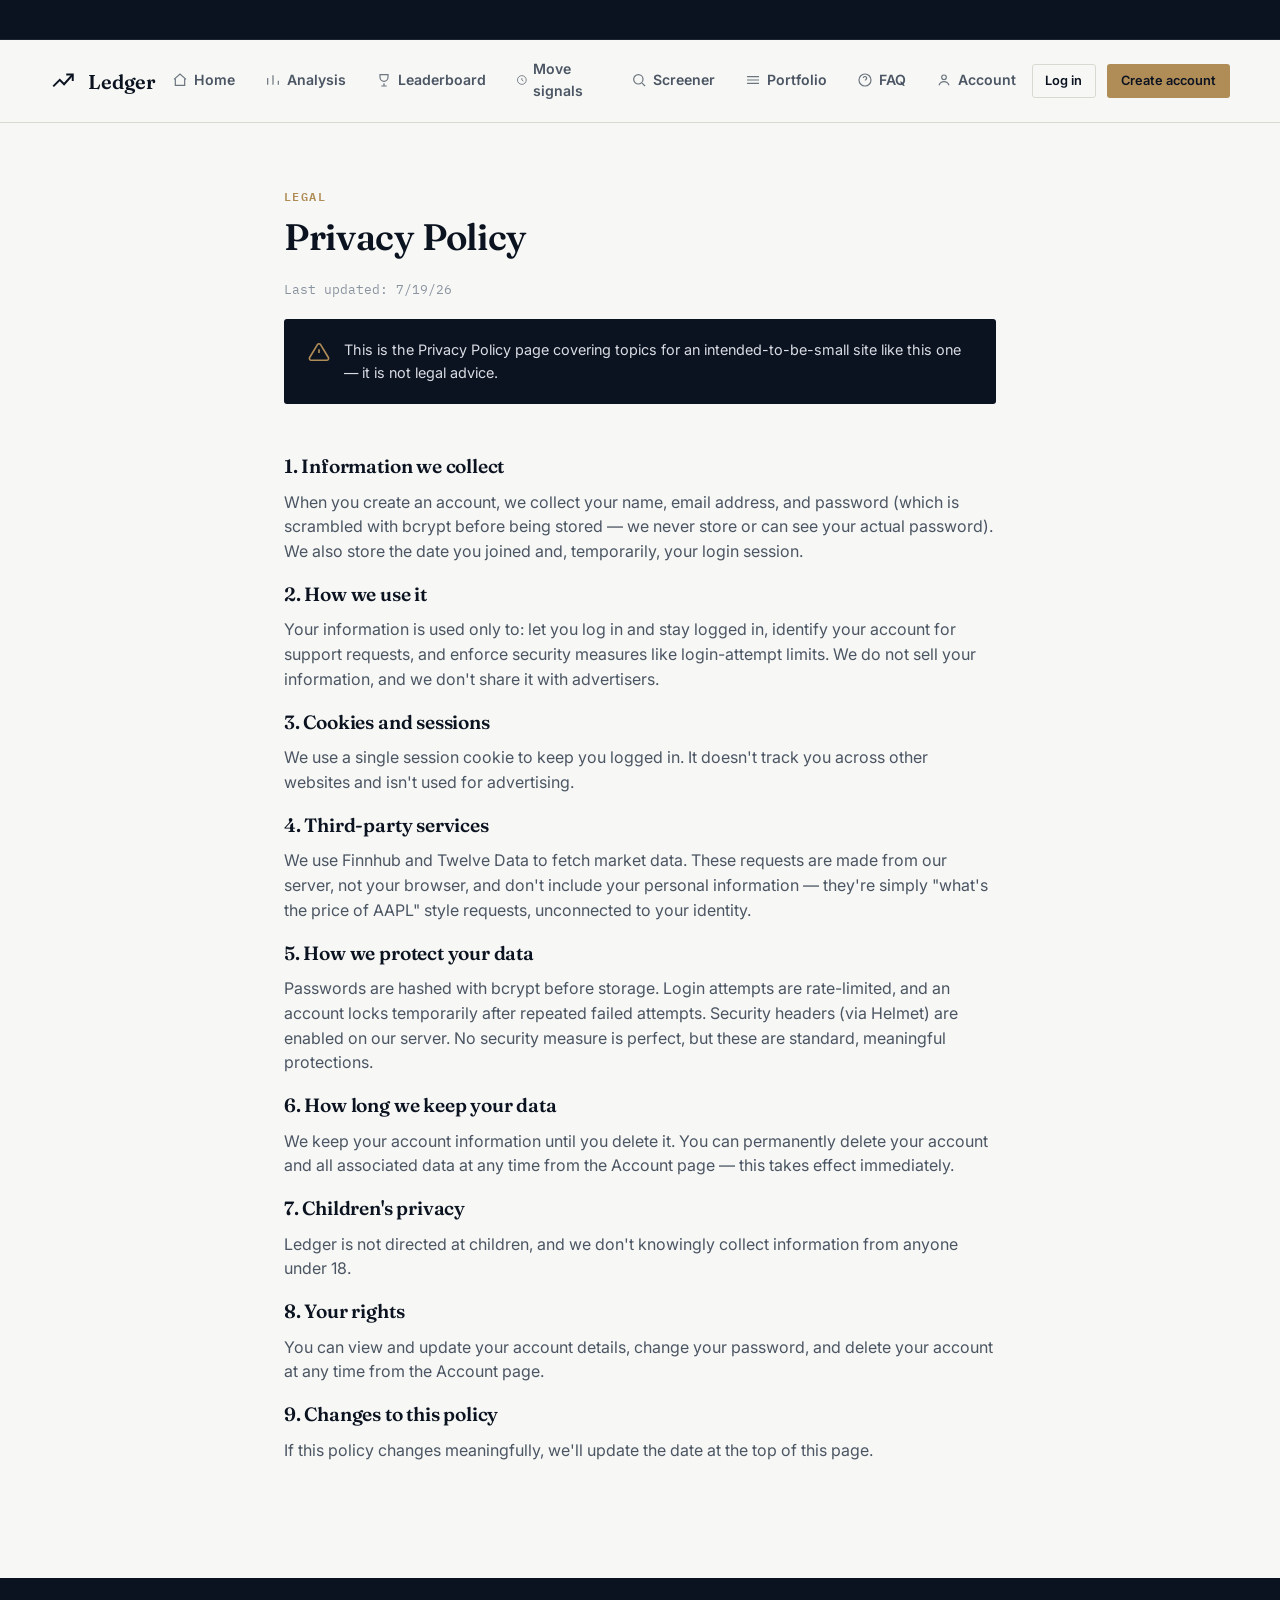
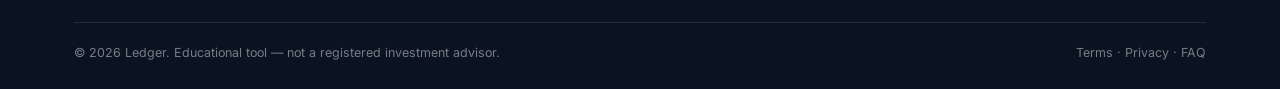
<file: privacy.html>
<!DOCTYPE html>
<html lang="en">
<head>
<meta charset="UTF-8">
<meta name="viewport" content="width=device-width, initial-scale=1.0">
<title>Privacy Policy — Ledger</title>
<link rel="icon" type="image/svg+xml" href="favicon.svg">
<meta name="description" content="How Ledger collects, stores, and protects your account information.">
<link href="https://fonts.googleapis.com/css2?family=Fraunces:opsz,wght@9..144,500;9..144,600&family=Inter:wght@400;500;600;700&family=IBM+Plex+Mono:wght@400;500;600&display=swap" rel="stylesheet">
<link rel="stylesheet" href="css/style.css">
</head>
<body>

<div class="ticker-wrap"><div class="ticker-track" id="tickerTrack"></div></div>

<header class="site-header">
  <div class="container nav">
    <a href="index.html" class="brand">
      <svg viewBox="0 0 24 24" fill="none" stroke="currentColor" stroke-width="1.8"><path d="M3 17l6-6 4 4 8-9"/><path d="M15 6h6v6"/></svg>
      Ledger
    </a>
    <nav class="nav-links" id="navLinks">
      <a href="index.html"><svg viewBox="0 0 24 24" fill="none" stroke="currentColor" stroke-width="1.8"><path d="M3 11l9-8 9 8"/><path d="M5 10v10h14V10"/></svg>Home</a>
      <a href="analysis.html"><svg viewBox="0 0 24 24" fill="none" stroke="currentColor" stroke-width="1.8"><path d="M4 19V9M12 19V5M20 19v-6"/></svg>Analysis</a>
      <a href="leaderboard.html"><svg viewBox="0 0 24 24" fill="none" stroke="currentColor" stroke-width="1.8"><path d="M8 21h8M12 17v4M6 4h12v4a6 6 0 01-12 0V4z"/></svg>Leaderboard</a>
      <a href="signals.html"><svg viewBox="0 0 24 24" fill="none" stroke="currentColor" stroke-width="1.8"><circle cx="12" cy="12" r="9"/><path d="M12 8v4l3 2"/></svg>Move signals</a>
      <a href="screener.html"><svg viewBox="0 0 24 24" fill="none" stroke="currentColor" stroke-width="1.8"><circle cx="11" cy="11" r="7"/><path d="M21 21l-4.3-4.3"/></svg>Screener</a>
<a href="portfolio.html"><svg viewBox="0 0 24 24" fill="none" stroke="currentColor" stroke-width="1.8"><path d="M3 7h18M3 12h18M3 17h18"/></svg>Portfolio</a>
      <a href="faq.html"><svg viewBox="0 0 24 24" fill="none" stroke="currentColor" stroke-width="1.8"><circle cx="12" cy="12" r="9"/><path d="M9.5 9a2.5 2.5 0 015 .5c0 1.5-2 1.8-2 3.2M12 17h.01"/></svg>FAQ</a>
      <a href="account.html"><svg viewBox="0 0 24 24" fill="none" stroke="currentColor" stroke-width="1.8"><circle cx="12" cy="8" r="3.5"/><path d="M4.5 20c1.5-4 5-5.5 7.5-5.5s6 1.5 7.5 5.5"/></svg>Account</a>
    </nav>
    <div class="nav-actions">
      <a href="account.html" class="btn btn-ghost btn-sm">Log in</a>
      <a href="account.html" class="btn btn-brass btn-sm">Create account</a>
      <button class="nav-toggle" id="navToggle" aria-label="Toggle menu">
        <svg viewBox="0 0 24 24" fill="none" stroke="currentColor" stroke-width="1.8"><path d="M4 7h16M4 12h16M4 17h16"/></svg>
      </button>
    </div>
  </div>
</header>

<main>
  <section class="section" style="padding-bottom:0;">
    <div class="container" style="max-width:760px;">
      <span class="eyebrow">Legal</span>
      <h1 style="font-size:clamp(1.7rem,3vw,2.3rem);">Privacy Policy</h1>
      <p class="mono" style="font-size:.8rem;color:var(--slate-dim);">Last updated: 7/19/26</p>
      <div class="signal-banner" style="margin-top:20px;">
        <svg viewBox="0 0 24 24" fill="none" stroke="currentColor" stroke-width="1.8"><path d="M12 9v4M12 17h.01M10.3 3.9L1.8 18a2 2 0 001.7 3h17a2 2 0 001.7-3L13.7 3.9a2 2 0 00-3.4 0z"/></svg>
        <p>This is the Privacy Policy page covering topics for an intended-to-be-small site like this one — it is not legal advice.</p>
      </div>
    </div>
  </section>

  <section class="section" style="padding-top:20px;">
    <div class="container" style="max-width:760px;">

      <h2 style="font-size:1.2rem;">1. Information we collect</h2>
      <p>When you create an account, we collect your name, email address, and password (which is scrambled with bcrypt before being stored — we never store or can see your actual password). We also store the date you joined and, temporarily, your login session.</p>

      <h2 style="font-size:1.2rem;">2. How we use it</h2>
      <p>Your information is used only to: let you log in and stay logged in, identify your account for support requests, and enforce security measures like login-attempt limits. We do not sell your information, and we don't share it with advertisers.</p>

      <h2 style="font-size:1.2rem;">3. Cookies and sessions</h2>
      <p>We use a single session cookie to keep you logged in. It doesn't track you across other websites and isn't used for advertising.</p>

      <h2 style="font-size:1.2rem;">4. Third-party services</h2>
      <p>We use Finnhub and Twelve Data to fetch market data. These requests are made from our server, not your browser, and don't include your personal information — they're simply "what's the price of AAPL" style requests, unconnected to your identity.</p>

      <h2 style="font-size:1.2rem;">5. How we protect your data</h2>
      <p>Passwords are hashed with bcrypt before storage. Login attempts are rate-limited, and an account locks temporarily after repeated failed attempts. Security headers (via Helmet) are enabled on our server. No security measure is perfect, but these are standard, meaningful protections.</p>

      <h2 style="font-size:1.2rem;">6. How long we keep your data</h2>
      <p>We keep your account information until you delete it. You can permanently delete your account and all associated data at any time from the Account page — this takes effect immediately.</p>

      <h2 style="font-size:1.2rem;">7. Children's privacy</h2>
      <p>Ledger is not directed at children, and we don't knowingly collect information from anyone under 18.</p>

      <h2 style="font-size:1.2rem;">8. Your rights</h2>
      <p>You can view and update your account details, change your password, and delete your account at any time from the Account page.</p>

      <h2 style="font-size:1.2rem;">9. Changes to this policy</h2>
      <p>If this policy changes meaningfully, we'll update the date at the top of this page.</p>


    </div>
  </section>
</main>

<footer class="site-footer">
  <div class="container">
    <div class="footer-bottom">
      <span>© 2026 Ledger. Educational tool — not a registered investment advisor.</span>
      <span><a href="terms.html" style="color:inherit;">Terms</a> · <a href="privacy.html" style="color:inherit;">Privacy</a> · <a href="faq.html">FAQ</a></span>
    </div>
  </div>
</footer>

<script src="js/main.js"></script>
</body>
</html>
</file>
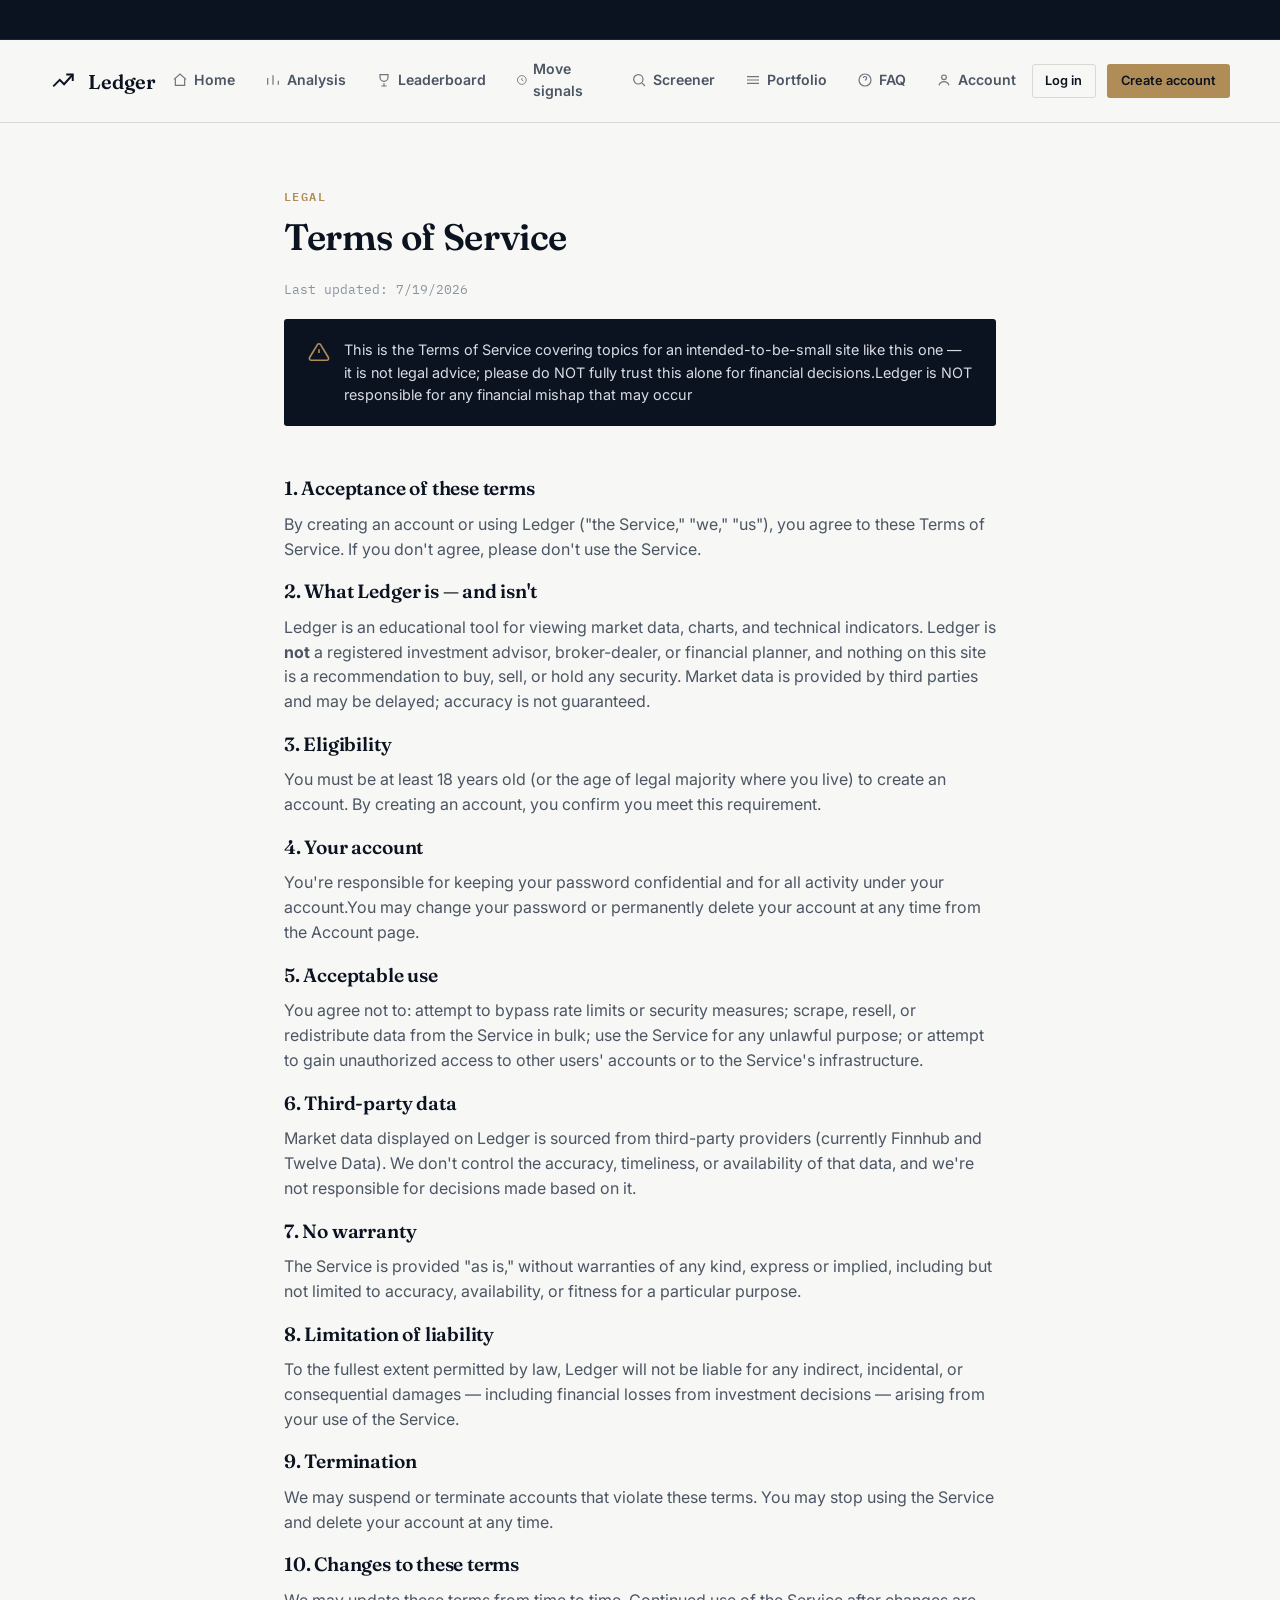
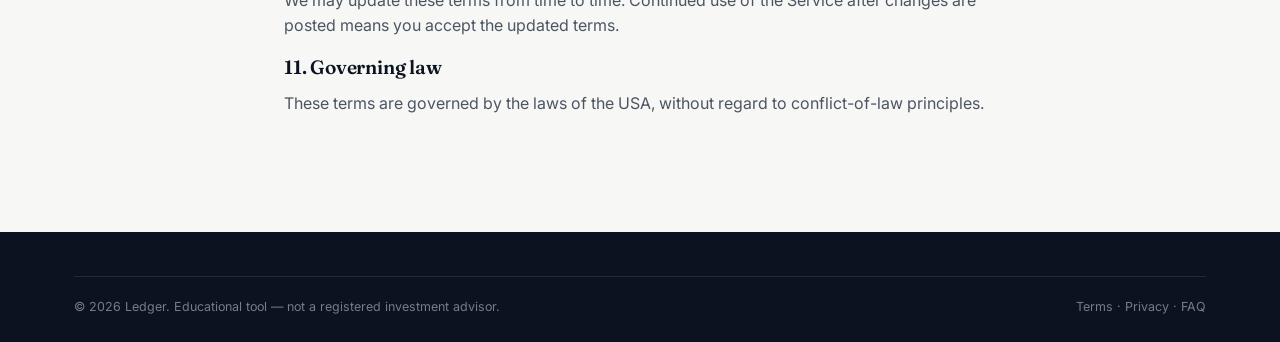
<file: terms.html>
<!DOCTYPE html>
<html lang="en">
<head>
<meta charset="UTF-8">
<meta name="viewport" content="width=device-width, initial-scale=1.0">
<title>Terms of Service — Ledger</title>
<link rel="icon" type="image/svg+xml" href="favicon.svg">
<meta name="description" content="Ledger's Terms of Service — what to expect using this educational market-analysis tool.">
<link href="https://fonts.googleapis.com/css2?family=Fraunces:opsz,wght@9..144,500;9..144,600&family=Inter:wght@400;500;600;700&family=IBM+Plex+Mono:wght@400;500;600&display=swap" rel="stylesheet">
<link rel="stylesheet" href="css/style.css">
</head>
<body>

<div class="ticker-wrap"><div class="ticker-track" id="tickerTrack"></div></div>

<header class="site-header">
  <div class="container nav">
    <a href="index.html" class="brand">
      <svg viewBox="0 0 24 24" fill="none" stroke="currentColor" stroke-width="1.8"><path d="M3 17l6-6 4 4 8-9"/><path d="M15 6h6v6"/></svg>
      Ledger
    </a>
    <nav class="nav-links" id="navLinks">
      <a href="index.html"><svg viewBox="0 0 24 24" fill="none" stroke="currentColor" stroke-width="1.8"><path d="M3 11l9-8 9 8"/><path d="M5 10v10h14V10"/></svg>Home</a>
      <a href="analysis.html"><svg viewBox="0 0 24 24" fill="none" stroke="currentColor" stroke-width="1.8"><path d="M4 19V9M12 19V5M20 19v-6"/></svg>Analysis</a>
      <a href="leaderboard.html"><svg viewBox="0 0 24 24" fill="none" stroke="currentColor" stroke-width="1.8"><path d="M8 21h8M12 17v4M6 4h12v4a6 6 0 01-12 0V4z"/></svg>Leaderboard</a>
      <a href="signals.html"><svg viewBox="0 0 24 24" fill="none" stroke="currentColor" stroke-width="1.8"><circle cx="12" cy="12" r="9"/><path d="M12 8v4l3 2"/></svg>Move signals</a>
      <a href="screener.html"><svg viewBox="0 0 24 24" fill="none" stroke="currentColor" stroke-width="1.8"><circle cx="11" cy="11" r="7"/><path d="M21 21l-4.3-4.3"/></svg>Screener</a>
<a href="portfolio.html"><svg viewBox="0 0 24 24" fill="none" stroke="currentColor" stroke-width="1.8"><path d="M3 7h18M3 12h18M3 17h18"/></svg>Portfolio</a>
      <a href="faq.html"><svg viewBox="0 0 24 24" fill="none" stroke="currentColor" stroke-width="1.8"><circle cx="12" cy="12" r="9"/><path d="M9.5 9a2.5 2.5 0 015 .5c0 1.5-2 1.8-2 3.2M12 17h.01"/></svg>FAQ</a>
      <a href="account.html"><svg viewBox="0 0 24 24" fill="none" stroke="currentColor" stroke-width="1.8"><circle cx="12" cy="8" r="3.5"/><path d="M4.5 20c1.5-4 5-5.5 7.5-5.5s6 1.5 7.5 5.5"/></svg>Account</a>
    </nav>
    <div class="nav-actions">
      <a href="account.html" class="btn btn-ghost btn-sm">Log in</a>
      <a href="account.html" class="btn btn-brass btn-sm">Create account</a>
      <button class="nav-toggle" id="navToggle" aria-label="Toggle menu">
        <svg viewBox="0 0 24 24" fill="none" stroke="currentColor" stroke-width="1.8"><path d="M4 7h16M4 12h16M4 17h16"/></svg>
      </button>
    </div>
  </div>
</header>

<main>
  <section class="section" style="padding-bottom:0;">
    <div class="container" style="max-width:760px;">
      <span class="eyebrow">Legal</span>
      <h1 style="font-size:clamp(1.7rem,3vw,2.3rem);">Terms of Service</h1>
      <p class="mono" style="font-size:.8rem;color:var(--slate-dim);">Last updated: 7/19/2026</p>
      <div class="signal-banner" style="margin-top:20px;">
        <svg viewBox="0 0 24 24" fill="none" stroke="currentColor" stroke-width="1.8"><path d="M12 9v4M12 17h.01M10.3 3.9L1.8 18a2 2 0 001.7 3h17a2 2 0 001.7-3L13.7 3.9a2 2 0 00-3.4 0z"/></svg>
        <p>This is the Terms of Service covering topics for an intended-to-be-small site like this one — it is not legal advice; please do NOT fully trust this alone for financial decisions.Ledger is NOT responsible for any financial mishap that may occur</p>
      </div>
    </div>
  </section>

  <section class="section" style="padding-top:20px;">
    <div class="container" style="max-width:760px;">

      <h2 style="font-size:1.2rem;">1. Acceptance of these terms</h2>
      <p>By creating an account or using Ledger ("the Service," "we," "us"), you agree to these Terms of Service. If you don't agree, please don't use the Service.</p>

      <h2 style="font-size:1.2rem;">2. What Ledger is — and isn't</h2>
      <p>Ledger is an educational tool for viewing market data, charts, and technical indicators. Ledger is <strong>not</strong> a registered investment advisor, broker-dealer, or financial planner, and nothing on this site is a recommendation to buy, sell, or hold any security. Market data is provided by third parties and may be delayed; accuracy is not guaranteed.</p>

      <h2 style="font-size:1.2rem;">3. Eligibility</h2>
      <p>You must be at least 18 years old (or the age of legal majority where you live) to create an account. By creating an account, you confirm you meet this requirement.</p>

      <h2 style="font-size:1.2rem;">4. Your account</h2>
      <p>You're responsible for keeping your password confidential and for all activity under your account.You may change your password or permanently delete your account at any time from the Account page.</p>

      <h2 style="font-size:1.2rem;">5. Acceptable use</h2>
      <p>You agree not to: attempt to bypass rate limits or security measures; scrape, resell, or redistribute data from the Service in bulk; use the Service for any unlawful purpose; or attempt to gain unauthorized access to other users' accounts or to the Service's infrastructure.</p>

      <h2 style="font-size:1.2rem;">6. Third-party data</h2>
      <p>Market data displayed on Ledger is sourced from third-party providers (currently Finnhub and Twelve Data). We don't control the accuracy, timeliness, or availability of that data, and we're not responsible for decisions made based on it.</p>

      <h2 style="font-size:1.2rem;">7. No warranty</h2>
      <p>The Service is provided "as is," without warranties of any kind, express or implied, including but not limited to accuracy, availability, or fitness for a particular purpose.</p>

      <h2 style="font-size:1.2rem;">8. Limitation of liability</h2>
      <p>To the fullest extent permitted by law, Ledger will not be liable for any indirect, incidental, or consequential damages — including financial losses from investment decisions — arising from your use of the Service.</p>

      <h2 style="font-size:1.2rem;">9. Termination</h2>
      <p>We may suspend or terminate accounts that violate these terms. You may stop using the Service and delete your account at any time.</p>

      <h2 style="font-size:1.2rem;">10. Changes to these terms</h2>
      <p>We may update these terms from time to time. Continued use of the Service after changes are posted means you accept the updated terms.</p>

      <h2 style="font-size:1.2rem;">11. Governing law</h2>
      <p>These terms are governed by the laws of the USA, without regard to conflict-of-law principles.</p>

     

    </div>
  </section>
</main>

<footer class="site-footer">
  <div class="container">
    <div class="footer-bottom">
      <span>© 2026 Ledger. Educational tool — not a registered investment advisor.</span>
      <span><a href="terms.html" style="color:inherit;">Terms</a> · <a href="privacy.html" style="color:inherit;">Privacy</a> · <a href="faq.html">FAQ</a></span>
    </div>
  </div>
</footer>

<script src="js/main.js"></script>
</body>
</html>
</file>
<file: css/style.css>
/* =========================================================
   LEDGER — design tokens
   Palette: ink navy / paper / ledger green / signal red / brass
   Type: Fraunces (display) + Inter (body/UI) + IBM Plex Mono (data)
   ========================================================= */
:root{
  --ink:        #0B1220;
  --ink-soft:   #131c2e;
  --paper:      #F7F8F5;
  --paper-dim:  #ECEEE8;
  --rule:       #D8DAD2;
  --slate:      #4B5563;
  --slate-dim:  #8A93A0;
  --green:      #12694F;
  --green-bg:   #E6F0EB;
  --red:        #A6303B;
  --red-bg:     #F4E6E7;
  --brass:      #B08D57;
  --brass-dim:  #E7DCC7;
  --white:      #FFFFFF;

  --font-display: "Fraunces", Georgia, serif;
  --font-body:    "Inter", -apple-system, BlinkMacSystemFont, sans-serif;
  --font-mono:    "IBM Plex Mono", "Courier New", monospace;

  --radius: 3px;
  --shadow: 0 1px 2px rgba(11,18,32,0.06), 0 8px 24px -12px rgba(11,18,32,0.15);
  --maxw: 1180px;
}

@media (prefers-reduced-motion: reduce){
  *{ animation-duration: 0.01ms !important; animation-iteration-count: 1 !important; transition-duration: 0.01ms !important; scroll-behavior: auto !important; }
}

*,*::before,*::after{ box-sizing: border-box; }
html{ scroll-behavior: smooth; }
body{
  margin:0;
  font-family: var(--font-body);
  background: var(--paper);
  color: var(--ink);
  line-height: 1.55;
  -webkit-font-smoothing: antialiased;
}
img{ max-width:100%; display:block; }
a{ color: inherit; text-decoration: none; }
h1,h2,h3,h4{ font-family: var(--font-display); font-weight: 600; margin: 0 0 .4em; letter-spacing: -0.01em; }
p{ margin: 0 0 1em; color: var(--slate); }
.mono{ font-family: var(--font-mono); }
.container{ max-width: var(--maxw); margin: 0 auto; padding: 0 24px; }
.eyebrow{
  font-family: var(--font-mono); text-transform: uppercase; letter-spacing: .12em;
  font-size: .72rem; color: var(--brass); font-weight:600;
}
::selection{ background: var(--brass-dim); }
:focus-visible{ outline: 2px solid var(--brass); outline-offset: 2px; }

/* ---------- Buttons ---------- */
.btn{
  display:inline-flex; align-items:center; justify-content:center; gap:.5em;
  font-family: var(--font-body); font-weight: 600; font-size: .92rem;
  padding: .75em 1.4em; border-radius: var(--radius); border: 1px solid transparent;
  cursor: pointer; transition: transform .15s ease, background .15s ease, border-color .15s ease;
  white-space: nowrap;
}
.btn:active{ transform: translateY(1px); }
.btn-primary{ background: var(--ink); color: var(--paper); }
.btn-primary:hover{ background: var(--ink-soft); }
.btn-brass{ background: var(--brass); color: var(--ink); }
.btn-brass:hover{ background:#9c7a49; }
.btn-ghost{ background: transparent; border-color: var(--rule); color: var(--ink); }
.btn-ghost:hover{ border-color: var(--ink); }
.btn-block{ width:100%; }
.btn-sm{ padding:.5em 1em; font-size:.8rem; }

/* ---------- Ticker tape (signature element) ---------- */
.ticker-wrap{
  background: var(--ink); border-bottom: 1px solid rgba(255,255,255,.08);
  overflow: hidden; position: relative; height: 40px;
}
.ticker-track{
  display:flex; align-items:center; gap: 2.5rem; white-space: nowrap;
  position:absolute; left:0; top:0; height:100%;
  animation: ticker-scroll 42s linear infinite;
  padding-left: 100%;
}
.ticker-wrap:hover .ticker-track{ animation-play-state: paused; }
@keyframes ticker-scroll{ from{ transform: translateX(0);} to{ transform: translateX(-100%);} }
.ticker-item{ font-family: var(--font-mono); font-size:.78rem; color:#C9CDD6; display:flex; align-items:center; gap:.5em; }
.ticker-item b{ color:#fff; font-weight:600; }
.ticker-item .up{ color:#5FBE96; }
.ticker-item .down{ color:#E08A93; }

/* ---------- Header / Nav ---------- */
.site-header{
  position: sticky; top:0; z-index:50; background: var(--paper);
  border-bottom: 1px solid var(--rule);
}
.nav{
  display:flex; align-items:center; justify-content:space-between; gap:1rem;
  padding: 14px 0;
}
.brand{ display:flex; align-items:center; gap:.6em; font-family: var(--font-display); font-weight:600; font-size:1.25rem; }
.brand svg{ width:26px; height:26px; }
.nav-links{ display:flex; align-items:center; gap: 1.9rem; }
.nav-links a{
  font-size:.88rem; font-weight:600; color: var(--slate); display:flex; align-items:center; gap:.4em;
  padding: .3em 0; border-bottom: 2px solid transparent;
}
.nav-links a svg{ width:16px; height:16px; opacity:.8; }
.nav-links a:hover, .nav-links a.active{ color: var(--ink); border-color: var(--brass); }
.nav-actions{ display:flex; align-items:center; gap:.7rem; }
.nav-toggle{ display:none; background:none; border:none; cursor:pointer; padding:6px; }
.nav-toggle svg{ width:24px; height:24px; }

@media (max-width: 860px){
  .nav-links{
    position: fixed; inset: 64px 0 0 0; background: var(--paper); flex-direction: column;
    align-items: flex-start; padding: 28px 24px; gap: 1.4rem; transform: translateX(100%);
    transition: transform .25s ease; overflow-y:auto;
  }
  .nav-links.open{ transform: translateX(0); }
  .nav-links a{ font-size:1.05rem; width:100%; }
  .nav-toggle{ display:block; }
  .nav-actions .btn-ghost{ display:none; }
}

/* ---------- Hero ---------- */
.hero{ padding: 64px 0 56px; border-bottom: 1px solid var(--rule); }
.hero-grid{ display:grid; grid-template-columns: 1.1fr .9fr; gap: 48px; align-items:center; }
.hero h1{ font-size: clamp(2.1rem, 4.2vw, 3.4rem); line-height:1.05; }
.hero-lede{ font-size: 1.08rem; max-width: 46ch; }
.hero-actions{ display:flex; gap: .9rem; flex-wrap:wrap; margin-top: 1.6rem; }
.hero-media{ position:relative; border-radius: var(--radius); overflow:hidden; box-shadow: var(--shadow); }
.hero-media img{ width:100%; height: 100%; object-fit: cover; aspect-ratio: 4/3; }
.hero-media-tag{
  position:absolute; left:14px; bottom:14px; background: rgba(11,18,32,.82); color:#fff;
  font-family: var(--font-mono); font-size:.72rem; padding: .5em .8em; border-radius: 2px;
}
@media (max-width: 860px){ .hero-grid{ grid-template-columns: 1fr; } .hero{ padding: 40px 0 40px; } }

/* ---------- Stat strip ---------- */
.stat-strip{ display:grid; grid-template-columns: repeat(4,1fr); border-top:1px solid var(--rule); border-bottom:1px solid var(--rule); }
.stat{ padding: 22px 24px; border-left: 1px solid var(--rule); }
.stat:first-child{ border-left:none; }
.stat .num{ font-family: var(--font-mono); font-size:1.6rem; font-weight:600; }
.stat .lbl{ font-size:.78rem; color: var(--slate-dim); text-transform:uppercase; letter-spacing:.06em; }
@media (max-width: 760px){ .stat-strip{ grid-template-columns: repeat(2,1fr);} .stat:nth-child(3){ border-left:none;} }

/* ---------- Sections ---------- */
.section{ padding: 60px 0; }
.section-head{ display:flex; align-items:flex-end; justify-content:space-between; gap:1rem; margin-bottom: 28px; flex-wrap:wrap; }
.section-head h2{ font-size: clamp(1.5rem, 3vw, 2rem); margin:0; }
.hairline{ border:none; border-top:1px solid var(--rule); margin: 0; }

/* ---------- Cards / Grid ---------- */
.grid-3{ display:grid; grid-template-columns: repeat(3, 1fr); gap: 22px; }
.grid-2{ display:grid; grid-template-columns: repeat(2, 1fr); gap: 22px; }
@media (max-width: 900px){ .grid-3{ grid-template-columns: 1fr 1fr; } }
@media (max-width: 640px){ .grid-3, .grid-2{ grid-template-columns: 1fr; } }

.card{ background: var(--white); border:1px solid var(--rule); border-radius: var(--radius); padding: 22px; }
.card-icon{ width:38px; height:38px; color: var(--brass); margin-bottom: 12px; }

/* Sector chips */
.sector-row{ display:flex; flex-wrap:wrap; gap:.6rem; }
.chip{
  font-family: var(--font-mono); font-size:.76rem; padding: .45em .9em; border-radius: 999px;
  border:1px solid var(--rule); background: var(--white); cursor:pointer; color: var(--slate); font-weight:600;
}
.chip.active, .chip:hover{ border-color: var(--ink); color: var(--ink); }

/* ---------- Tables (leaderboard) ---------- */
.table-wrap{ overflow-x:auto; border:1px solid var(--rule); border-radius: var(--radius); background:var(--white); }
table{ width:100%; border-collapse: collapse; min-width: 560px; }
th,td{ text-align:left; padding: 12px 16px; font-size:.88rem; border-bottom: 1px solid var(--rule); }
th{ font-family: var(--font-mono); font-size:.72rem; text-transform:uppercase; letter-spacing:.06em; color: var(--slate-dim); font-weight:600; background: var(--paper-dim); }
tr:last-child td{ border-bottom:none; }
td.num{ font-family: var(--font-mono); }
.tag{ font-family: var(--font-mono); font-size:.7rem; padding:.25em .6em; border-radius:2px; background: var(--paper-dim); color: var(--slate); }
.pos{ color: var(--green); font-weight:600; }
.neg{ color: var(--red); font-weight:600; }
.pos-bg{ background: var(--green-bg); }
.neg-bg{ background: var(--red-bg); }
.flash-up{ animation: flashUp .6s ease; }
.flash-down{ animation: flashDown .6s ease; }
@keyframes flashUp{ 0%{ background: var(--green-bg);} 100%{ background: transparent;} }
@keyframes flashDown{ 0%{ background: var(--red-bg);} 100%{ background: transparent;} }

/* ---------- Chart panel ---------- */
.chart-panel{ background: var(--white); border:1px solid var(--rule); border-radius: var(--radius); padding: 20px; }
.chart-head{ display:flex; justify-content:space-between; align-items:flex-start; margin-bottom: 10px; flex-wrap:wrap; gap:10px;}
.chart-price{ font-family: var(--font-mono); font-size:2rem; font-weight:600; }
.chart-canvas-holder{ height: 320px; }
.range-row{ display:flex; gap:.4rem; margin-top:10px; }
.range-btn{ font-family: var(--font-mono); font-size:.72rem; padding:.35em .8em; border:1px solid var(--rule); background:transparent; border-radius: 2px; cursor:pointer; }
.range-btn.active{ background: var(--ink); color:#fff; border-color: var(--ink); }

/* ---------- Search / select ---------- */
.field{ display:flex; flex-direction:column; gap:.4em; margin-bottom: 1rem; }
.field label{ font-size:.78rem; font-weight:600; color: var(--slate); }
input, select, textarea{
  font-family: var(--font-body); font-size:.94rem; padding:.75em .9em; border:1px solid var(--rule);
  border-radius: var(--radius); background: var(--white); color: var(--ink);
}
input:focus, select:focus, textarea:focus{ border-color: var(--ink); }
.search-row{ display:flex; gap:.6rem; flex-wrap:wrap; }
.search-row input{ flex:1; min-width:200px; }

/* ---------- Signal cards ---------- */
.signal-banner{
  background: var(--ink); color: var(--paper); border-radius: var(--radius); padding: 20px 24px;
  display:flex; gap: 14px; align-items:flex-start; margin-bottom: 28px;
}
.signal-banner svg{ width:22px; height:22px; flex-shrink:0; color: var(--brass); margin-top:2px; }
.signal-banner p{ color:#D9DCE3; margin:0; font-size:.9rem; }
.signal-card{ border:1px solid var(--rule); border-radius: var(--radius); background:var(--white); padding: 20px; display:flex; flex-direction:column; gap:10px; }
.signal-verdict{ display:inline-flex; align-items:center; gap:.5em; font-family: var(--font-mono); font-size:.76rem; font-weight:700; padding:.35em .7em; border-radius: 2px; width:fit-content; }
.verdict-add{ background: var(--green-bg); color: var(--green); }
.verdict-trim{ background: var(--red-bg); color: var(--red); }
.verdict-hold{ background: var(--brass-dim); color:#8a6a34; }
.signal-meta{ font-family: var(--font-mono); font-size:.78rem; color: var(--slate-dim); display:flex; justify-content:space-between; }
.bar-track{ height:6px; background: var(--paper-dim); border-radius: 3px; overflow:hidden; }
.bar-fill{ height:100%; background: var(--brass); }

/* ---------- FAQ ---------- */
.faq-item{ border-bottom: 1px solid var(--rule); }
.faq-q{
  width:100%; text-align:left; background:none; border:none; padding: 18px 4px; cursor:pointer;
  display:flex; justify-content:space-between; align-items:center; font-family: var(--font-body);
  font-weight:600; font-size:1rem; color: var(--ink); gap:1rem;
}
.faq-q svg{ width:18px; height:18px; flex-shrink:0; transition: transform .2s ease; color: var(--brass); }
.faq-item.open .faq-q svg{ transform: rotate(45deg); }
.faq-a{ max-height:0; overflow:hidden; transition: max-height .25s ease; }
.faq-item.open .faq-a{ max-height: 400px; }
.faq-a p{ padding: 0 4px 18px; margin:0; }

/* ---------- Auth ---------- */
.auth-wrap{ max-width: 440px; margin: 0 auto; }
.auth-tabs{ display:flex; border:1px solid var(--rule); border-radius: var(--radius); overflow:hidden; margin-bottom: 24px; }
.auth-tab{ flex:1; padding: .8em; text-align:center; font-weight:600; font-size:.9rem; background: var(--white); cursor:pointer; border:none; border-right:1px solid var(--rule); }
.auth-tab:last-child{ border-right:none; }
.auth-tab.active{ background: var(--ink); color:#fff; }
.auth-panel{ display:none; }
.auth-panel.active{ display:block; }
.form-note{ font-size:.82rem; color: var(--slate-dim); text-align:center; margin-top: 14px; }
.alert{ padding: .8em 1em; border-radius: var(--radius); font-size:.85rem; margin-bottom: 14px; display:none; }
.alert.show{ display:block; }
.alert-error{ background: var(--red-bg); color: var(--red); }
.alert-success{ background: var(--green-bg); color: var(--green); }
.session-box{ border:1px solid var(--rule); border-radius: var(--radius); padding: 20px; background: var(--white); }

/* ---------- Footer ---------- */
.site-footer{ background: var(--ink); color:#B9BEC9; padding: 44px 0 26px; margin-top: 40px; }
.footer-grid{ display:grid; grid-template-columns: 1.4fr 1fr 1fr 1fr; gap: 28px; margin-bottom: 30px; }
.footer-grid h4{ color:#fff; font-family: var(--font-body); font-size:.82rem; text-transform:uppercase; letter-spacing:.08em; margin-bottom: .9em; }
.footer-grid a{ display:block; font-size:.86rem; color:#9BA1AE; padding: .3em 0; }
.footer-grid a:hover{ color:#fff; }
.footer-bottom{ border-top: 1px solid rgba(255,255,255,.1); padding-top: 20px; font-size:.78rem; display:flex; justify-content:space-between; flex-wrap:wrap; gap:10px; color:#767C88; }
@media (max-width: 760px){ .footer-grid{ grid-template-columns: 1fr 1fr; } }

/* ---------- Disclaimer ---------- */
.disclaimer{
  font-size:.78rem; color: var(--slate-dim); border-top:1px dashed var(--rule); margin-top: 20px; padding-top: 14px;
}

/* ---------- Utility ---------- */
.mt-0{margin-top:0} .mb-0{margin-bottom:0}
.text-center{ text-align:center; }
.badge-live{
  display:inline-flex; align-items:center; gap:.4em; font-family: var(--font-mono); font-size:.72rem;
  color: var(--green); font-weight:600;
}
.badge-live .dot{ width:7px; height:7px; border-radius:50%; background: var(--green); animation: pulse 1.6s ease infinite; }
@keyframes pulse{ 0%,100%{ opacity:1;} 50%{ opacity:.35;} }
</file>
